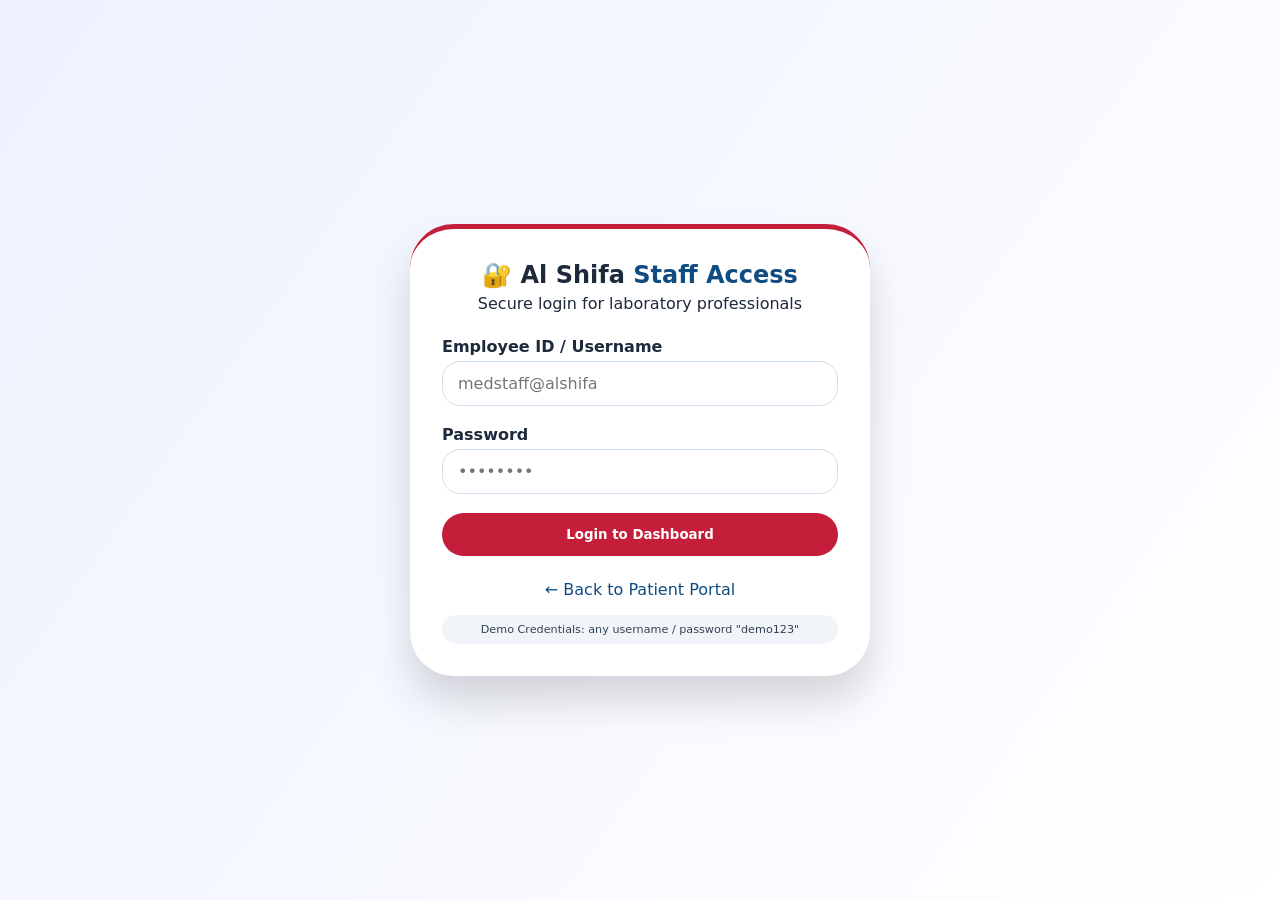
<file: login.html>
<!-- login.html -->
<!DOCTYPE html>
<html lang="en">
<head>
    <meta charset="UTF-8">
    <meta name="viewport" content="width=device-width, initial-scale=1.0">
    <title>Al Shifa Medical Lab - Staff Portal</title>
    <link rel="stylesheet" href="style.css">
</head>
<body class="login-body">
    <div class="login-wrapper pop-animation">
        <div class="login-card">
            <div class="login-header">
                <h2>🔐 Al Shifa <span class="blue-accent">Staff Access</span></h2>
                <p>Secure login for laboratory professionals</p>
            </div>
            <form id="staffLoginForm">
                <div class="form-group">
                    <label>Employee ID / Username</label>
                    <input type="text" id="loginUsername" placeholder="medstaff@alshifa" required>
                </div>
                <div class="form-group">
                    <label>Password</label>
                    <input type="password" id="loginPassword" placeholder="••••••••" required>
                </div>
                <button type="submit" class="submit-btn full-width">Login to Dashboard</button>
                <div id="loginMessage" class="status-message"></div>
            </form>
            <p class="back-link"><a href="index.html">← Back to Patient Portal</a></p>
            <div class="demo-note">Demo Credentials: any username / password "demo123"</div>
        </div>
    </div>
    <script src="script.js"></script>
</body>
</html>
</file>
<file: style.css>
/* style.css */
:root {
    --white-primary: #ffffff;
    --pure-white: #fefefe;
    --premium-blue: #0f4c81;
    --deep-blue: #1e3a8a;
    --accent-red: #c41e3a;
    --light-gray: #f8fafc;
    --dark-bg: #000000;
    --dark-surface: #111111;
    --dark-card: #1a1a1a;
    --dark-text: #e5e5e5;
    --shadow-sm: 0 10px 25px -5px rgba(0, 0, 0, 0.05);
    --shadow-premium: 0 20px 35px -12px rgba(0, 0, 0, 0.1);
}

* {
    margin: 0;
    padding: 0;
    box-sizing: border-box;
    font-family: 'Inter', system-ui, -apple-system, 'Segoe UI', Roboto, sans-serif;
    transition: background-color 0.3s ease, color 0.2s ease, border-color 0.2s ease;
}

body {
    background-color: var(--white-primary);
    color: #1e293b;
    scroll-behavior: smooth;
}

/* DARK MODE - COMPLETELY BLACK BACKGROUND */
body.dark-mode {
    background-color: var(--dark-bg);
    color: var(--dark-text);
}

body.dark-mode .premium-header {
    background-color: var(--dark-surface);
    border-bottom-color: rgba(255, 255, 255, 0.1);
}

body.dark-mode .slide-container {
    background-color: var(--dark-surface);
}

body.dark-mode .form-container,
body.dark-mode .map-card {
    background-color: var(--dark-surface);
}

body.dark-mode .test-card {
    background-color: var(--dark-card);
    border-color: rgba(255, 255, 255, 0.1);
}

body.dark-mode .login-card {
    background-color: var(--dark-surface);
}

body.dark-mode .hero-slide-section {
    background: linear-gradient(120deg, #000000 0%, #111111 100%);
}

body.dark-mode .gallery-section,
body.dark-mode .tests-pricing-section,
body.dark-mode .registration-section {
    background-color: var(--dark-bg);
}

body.dark-mode .test-card h4 {
    color: #60a5fa;
}

body.dark-mode .price-tag {
    color: #f87171;
}

body.dark-mode .form-group label,
body.dark-mode .map-address {
    color: #cbd5e1;
}

body.dark-mode input,
body.dark-mode textarea,
body.dark-mode select {
    background-color: #1a1a1a;
    border-color: #333333;
    color: #e0e0e0;
}

body.dark-mode input:focus,
body.dark-mode textarea:focus,
body.dark-mode select:focus {
    border-color: var(--premium-blue);
    box-shadow: 0 0 0 3px rgba(15, 76, 129, 0.3);
}

body.dark-mode .premium-footer {
    background-color: #0a0a0a;
    color: #9ca3af;
}

body.dark-mode .info-note {
    color: #9ca3af;
}

body.dark-mode .demo-note {
    background-color: #1a1a1a;
    color: #9ca3af;
}

body.dark-mode .tagline {
    color: #9ca3af;
}

/* Header */
.premium-header {
    display: flex;
    justify-content: space-between;
    align-items: center;
    padding: 1.2rem 5%;
    background: var(--white-primary);
    box-shadow: var(--shadow-sm);
    border-bottom: 2px solid rgba(15, 76, 129, 0.1);
    flex-wrap: wrap;
    position: sticky;
    top: 0;
    z-index: 1000;
}

.lab-name {
    font-size: 1.8rem;
    font-weight: 700;
    background: linear-gradient(135deg, var(--premium-blue) 30%, var(--accent-red) 80%);
    background-clip: text;
    -webkit-background-clip: text;
    color: transparent;
}

.tagline {
    font-size: 0.85rem;
    color: #475569;
}

.nav-links {
    display: flex;
    align-items: center;
    gap: 1.5rem;
}

.nav-links a {
    text-decoration: none;
    font-weight: 600;
    color: var(--premium-blue);
    border-bottom: 2px solid transparent;
    padding-bottom: 5px;
    transition: all 0.2s;
}

.nav-links a.active,
.nav-links a:hover {
    border-bottom-color: var(--accent-red);
    color: var(--accent-red);
}

.dark-mode-btn {
    background: var(--premium-blue);
    border: none;
    padding: 8px 20px;
    border-radius: 40px;
    color: white;
    font-weight: 600;
    cursor: pointer;
    transition: all 0.2s;
}

.dark-mode-btn:hover {
    background: var(--deep-blue);
    transform: scale(1.02);
}

/* Hero Section */
.hero-slide-section {
    padding: 3rem 5%;
    background: linear-gradient(120deg, #f0f9ff 0%, #ffffff 100%);
}

.slide-container {
    display: flex;
    align-items: center;
    gap: 3rem;
    flex-wrap: wrap;
    background: white;
    border-radius: 32px;
    padding: 2rem;
    box-shadow: var(--shadow-premium);
    animation: slideIn 0.8s ease-out;
}

@keyframes slideIn {
    from {
        opacity: 0;
        transform: translateX(-50px);
    }
    to {
        opacity: 1;
        transform: translateX(0);
    }
}

.slide-text {
    flex: 1;
}

.slide-text h2 {
    font-size: 2.2rem;
    margin-bottom: 1rem;
}

.accent-red {
    color: var(--accent-red);
    border-left: 4px solid var(--accent-red);
    padding-left: 12px;
}

.cta-button {
    background: var(--premium-blue);
    border: none;
    padding: 12px 28px;
    color: white;
    font-weight: 600;
    border-radius: 40px;
    margin-top: 1.5rem;
    cursor: pointer;
    transition: all 0.2s;
}

.cta-button:hover {
    background: var(--deep-blue);
    transform: scale(1.02);
}

.slide-image img {
    width: 100%;
    max-width: 500px;
    border-radius: 28px;
    box-shadow: 0 12px 24px -12px rgba(0, 0, 0, 0.2);
}

/* Gallery Section */
.gallery-section {
    padding: 3rem 5%;
    background: var(--pure-white);
}

.section-title {
    text-align: center;
    font-size: 2rem;
    margin-bottom: 2rem;
}

.blue-accent {
    color: var(--premium-blue);
    font-weight: 700;
}

.red-accent {
    color: var(--accent-red);
}

.gallery-grid {
    display: grid;
    grid-template-columns: repeat(auto-fit, minmax(300px, 1fr));
    gap: 2rem;
}

.gallery-card {
    position: relative;
    overflow: hidden;
    border-radius: 24px;
    transition: all 0.3s ease;
    box-shadow: 0 10px 20px rgba(0, 0, 0, 0.1);
    cursor: pointer;
}

.gallery-card img {
    width: 100%;
    height: 250px;
    object-fit: cover;
    display: block;
    transition: transform 0.3s ease;
}

.gallery-card:hover {
    transform: translateY(-5px);
    box-shadow: 0 20px 30px rgba(0, 0, 0, 0.15);
}

.gallery-card:hover img {
    transform: scale(1.05);
}

.gallery-card .equipment-popup {
    position: absolute;
    bottom: 0;
    left: 0;
    right: 0;
    background: linear-gradient(135deg, var(--premium-blue), var(--deep-blue));
    color: white;
    padding: 1rem;
    transform: translateY(100%);
    transition: transform 0.3s ease;
    font-size: 0.85rem;
    line-height: 1.5;
    z-index: 10;
}

.gallery-card:hover .equipment-popup {
    transform: translateY(0);
}

/* Tests Section */
.tests-pricing-section {
    padding: 3rem 5%;
    background: #fcfdff;
}

.tests-grid {
    display: grid;
    grid-template-columns: repeat(auto-fill, minmax(320px, 1fr));
    gap: 2rem;
    margin-top: 2rem;
}

.test-card {
    background: var(--white-primary);
    border-radius: 28px;
    padding: 1.5rem;
    box-shadow: 0 6px 14px rgba(0, 0, 0, 0.05);
    border: 1px solid rgba(15, 76, 129, 0.1);
    position: relative;
    transition: all 0.2s;
}

.test-card:hover {
    transform: translateY(-3px);
    box-shadow: 0 12px 24px rgba(0, 0, 0, 0.1);
}

.test-card h4 {
    font-size: 1.3rem;
    color: var(--deep-blue);
    margin-bottom: 0.5rem;
}

.price-tag {
    font-size: 1.5rem;
    font-weight: 800;
    color: var(--accent-red);
    margin: 0.5rem 0;
}

.hover-popup-content {
    position: absolute;
    bottom: 100%;
    left: 0;
    right: 0;
    background: var(--premium-blue);
    color: white;
    padding: 1rem;
    border-radius: 20px;
    font-size: 0.85rem;
    opacity: 0;
    visibility: hidden;
    transition: all 0.25s ease;
    z-index: 100;
    width: 280px;
    pointer-events: none;
    margin-bottom: 10px;
}

.test-card:hover .hover-popup-content {
    opacity: 1;
    visibility: visible;
    transform: translateY(-5px);
}

.pop-detail {
    display: inline-block;
    margin-top: 8px;
    border-top: 1px solid rgba(255, 255, 255, 0.3);
    padding-top: 6px;
    font-size: 0.75rem;
}

.info-note {
    text-align: center;
    margin-top: 2rem;
    font-size: 0.85rem;
    color: #4b5563;
}

/* Registration + Map Section */
.registration-section {
    padding: 3rem 5%;
    background: linear-gradient(145deg, #fff 0%, #f5f9ff 100%);
}

.split-container {
    display: flex;
    gap: 2rem;
    flex-wrap: wrap;
}

.form-container {
    flex: 1;
    min-width: 300px;
    background: white;
    padding: 2rem;
    border-radius: 36px;
    box-shadow: var(--shadow-premium);
}

.map-container {
    flex: 1;
    min-width: 300px;
}

.map-card {
    background: white;
    padding: 1.5rem;
    border-radius: 36px;
    box-shadow: var(--shadow-premium);
    height: 100%;
}

.map-card h4 {
    color: var(--premium-blue);
    margin-bottom: 0.5rem;
}

.map-address {
    color: #475569;
    margin-bottom: 1rem;
    font-size: 0.9rem;
}

.google-map iframe {
    width: 100%;
    height: 350px;
    border-radius: 20px;
}

.map-buttons {
    display: flex;
    gap: 1rem;
    margin-top: 1rem;
    flex-wrap: wrap;
}

.map-direction-btn,
.map-satellite-btn {
    flex: 1;
    padding: 10px 16px;
    border-radius: 40px;
    text-decoration: none;
    text-align: center;
    font-weight: 600;
    cursor: pointer;
    border: none;
    font-size: 0.85rem;
    transition: all 0.2s;
}

.map-direction-btn {
    background: var(--premium-blue);
    color: white;
}

.map-satellite-btn {
    background: var(--accent-red);
    color: white;
}

.map-direction-btn:hover,
.map-satellite-btn:hover {
    transform: scale(1.02);
    opacity: 0.9;
}

/* Form Styles */
.form-group {
    margin-bottom: 1.2rem;
}

label {
    font-weight: 600;
    display: block;
    margin-bottom: 5px;
    color: #1e293b;
}

input,
textarea,
select {
    width: 100%;
    padding: 12px 15px;
    border-radius: 18px;
    border: 1px solid #cfdfed;
    background: white;
    font-size: 1rem;
}

input:focus,
textarea:focus,
select:focus {
    outline: none;
    border-color: var(--premium-blue);
    box-shadow: 0 0 0 3px rgba(15, 76, 129, 0.1);
}

.submit-btn {
    background: var(--accent-red);
    color: white;
    border: none;
    padding: 14px 20px;
    font-weight: bold;
    border-radius: 40px;
    cursor: pointer;
    width: 100%;
    transition: all 0.2s;
}

.submit-btn:hover {
    background: #a51c34;
    transform: scale(0.98);
}

.status-message {
    margin-top: 1rem;
    text-align: center;
    font-weight: 500;
}

/* Footer */
.premium-footer {
    background: #0f172a;
    color: #cbd5e1;
    text-align: center;
    padding: 2rem;
    font-size: 0.85rem;
}

/* Login Page */
.login-body {
    background: linear-gradient(125deg, #eef2ff 0%, #ffffff 100%);
    min-height: 100vh;
    display: flex;
    justify-content: center;
    align-items: center;
}

body.dark-mode.login-body {
    background: linear-gradient(125deg, #000000 0%, #111111 100%);
}

.login-wrapper {
    width: 100%;
    max-width: 460px;
    margin: 2rem;
    animation: popIn 0.5s ease-out;
}

@keyframes popIn {
    from {
        opacity: 0;
        transform: scale(0.9);
    }
    to {
        opacity: 1;
        transform: scale(1);
    }
}

.login-card {
    background: white;
    padding: 2rem;
    border-radius: 44px;
    box-shadow: 0 25px 40px rgba(0, 0, 0, 0.15);
    border-top: 5px solid var(--accent-red);
}

.login-header {
    text-align: center;
    margin-bottom: 1.5rem;
}

.login-header h2 {
    margin-bottom: 0.3rem;
}

.full-width {
    width: 100%;
}

.back-link {
    margin-top: 1.5rem;
    text-align: center;
}

.back-link a {
    color: var(--premium-blue);
    text-decoration: none;
    font-weight: 500;
}

.demo-note {
    font-size: 0.7rem;
    background: #f1f5f9;
    text-align: center;
    padding: 8px;
    border-radius: 60px;
    margin-top: 1rem;
    color: #334155;
}

/* Responsive */
@media (max-width: 768px) {
    .slide-container {
        flex-direction: column;
        text-align: center;
    }

    .premium-header {
        flex-direction: column;
        gap: 12px;
    }

    .split-container {
        flex-direction: column;
    }

    .test-card .hover-popup-content {
        width: 220px;
        left: -10px;
    }

    .gallery-card .equipment-popup {
        font-size: 0.75rem;
        padding: 0.75rem;
    }

    .section-title {
        font-size: 1.5rem;
    }
}
</file>
